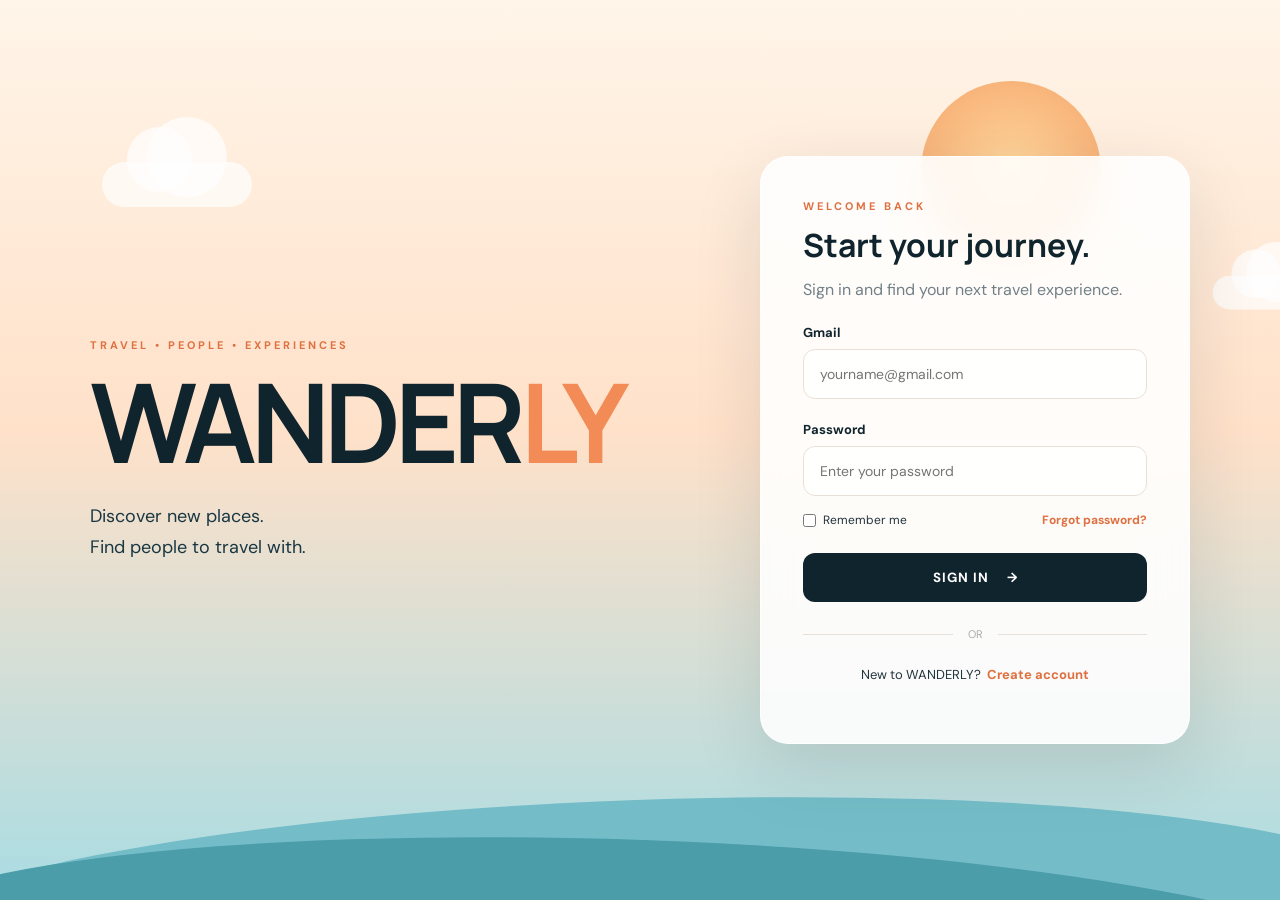
<file: index.html>
<!DOCTYPE html>
<html lang="en">
<head>
<meta charset="UTF-8">
<meta name="viewport" content="width=device-width, initial-scale=1.0">
<title>"Sexy Boy Yan | Chat Together"</title>
<link rel="stylesheet" href="style.css">
</head>
<body class="login-page">
<div class="travel-background">
  <div class="sun"></div><div class="cloud cloud-one"></div><div class="cloud cloud-two"></div>
  <div class="plane"><svg viewBox="0 0 120 60"><path d="M8 32 L65 25 L104 10 L112 13 L76 31 L112 40 L108 44 L67 36 L20 42 Z"/></svg></div>
  <div class="wave wave-one"></div><div class="wave wave-two"></div>
</div>
<main class="auth-wrapper">
<section class="brand-area">
  <p class="brand-small">TRAVEL • PEOPLE • EXPERIENCES</p>
  <h1>WANDER<span>LY</span></h1>
  <p class="brand-description">Discover new places.<br>Find people to travel with.</p>
</section>
<section class="login-card">
  <div class="card-heading"><p class="eyebrow">WELCOME BACK</p><h2>Start your journey.</h2><p>Sign in and find your next travel experience.</p></div>
  <form id="loginForm">
    <div class="input-group"><label for="loginEmail">Gmail</label><input type="email" id="loginEmail" placeholder="yourname@gmail.com" required></div>
    <div class="input-group"><label for="loginPassword">Password</label><input type="password" id="loginPassword" placeholder="Enter your password" required></div>
    <div class="login-options"><label class="remember"><input type="checkbox" id="rememberMe"><span>Remember me</span></label><a href="forgot.html">Forgot password?</a></div>
    <button type="submit" class="primary-button">SIGN IN <span>→</span></button>
  </form>
  <div class="divider"><span>OR</span></div>
  <div class="create-link"><span>New to WANDERLY?</span><a href="create.html">Create account</a></div>
  <p id="loginMessage" class="form-message"></p>
</section>
</main>
<script src="login.js"></script>
</body>
</html>
</file>
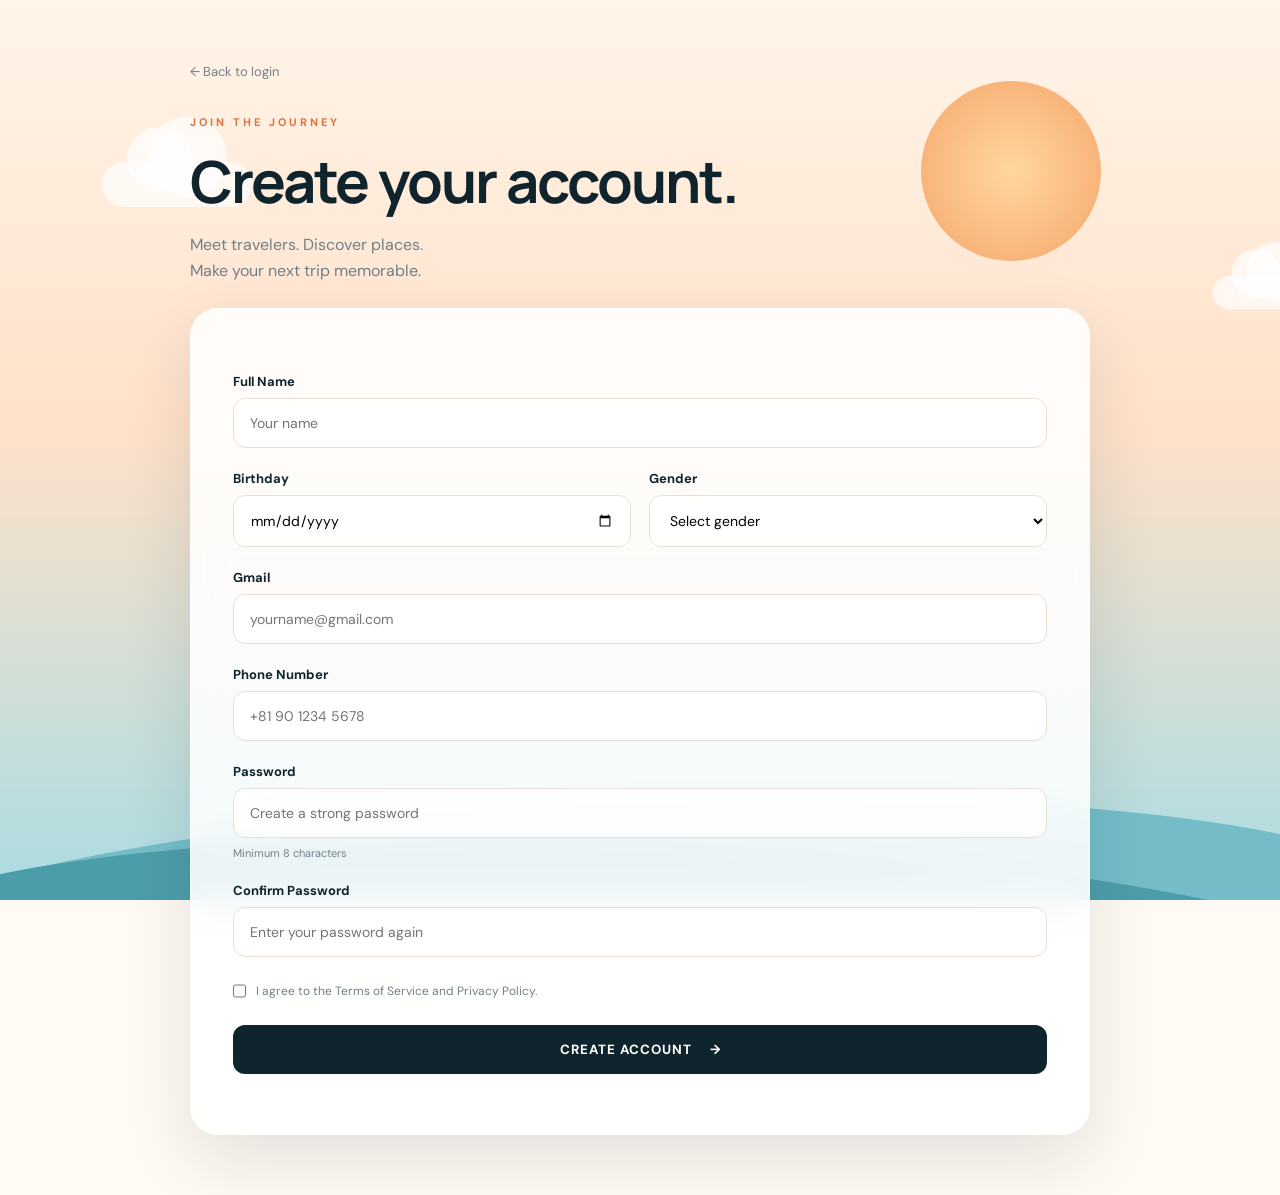
<file: create.html>
<!DOCTYPE html>
<html lang="en">

<head>
    <meta charset="UTF-8">
    <meta name="viewport" content="width=device-width, initial-scale=1.0">
    <title>WANDERLY | Create Account</title>
    <link rel="stylesheet" href="style.css">
</head>

<body class="auth-page">

    <div class="travel-background">
        <div class="sun"></div>
        <div class="cloud cloud-one"></div>
        <div class="cloud cloud-two"></div>

        <div class="plane">
            <svg viewBox="0 0 120 60">
                <path d="M8 32 L65 25 L104 10 L112 13 L76 31 L112 40 L108 44 L67 36 L20 42 Z"></path>
            </svg>
        </div>

        <div class="wave wave-one"></div>
        <div class="wave wave-two"></div>
    </div>

    <main class="form-page-wrapper">

        <section class="form-header">
            <a href="index.html" class="back-link">← Back to login</a>
            <p class="eyebrow">JOIN THE JOURNEY</p>
            <h1>Create your account.</h1>
            <p>
                Meet travelers. Discover places.<br>
                Make your next trip memorable.
            </p>
        </section>

        <section class="form-card">

            <form id="createAccountForm" action="register.php" method="POST">

                <div class="form-grid">

                    <div class="input-group full">
                        <label for="name">Full Name</label>
                        <input
                            type="text"
                            id="name"
                            name="name"
                            placeholder="Your name"
                            required
                        >
                    </div>

                    <div class="input-group">
                        <label for="birthday">Birthday</label>
                        <input
                            type="date"
                            id="birthday"
                            name="birthday"
                            required
                        >
                    </div>

                    <div class="input-group">
                        <label for="gender">Gender</label>
                        <select id="gender" name="gender" required>
                            <option value="">Select gender</option>
                            <option value="female">Female</option>
                            <option value="male">Male</option>
                            <option value="other">Other</option>
                        </select>
                    </div>

                    <div class="input-group full">
                        <label for="email">Gmail</label>
                        <input
                            type="email"
                            id="email"
                            name="email"
                            placeholder="yourname@gmail.com"
                            required
                        >
                    </div>

                    <div class="input-group full">
                        <label for="phone">Phone Number</label>
                        <input
                            type="tel"
                            id="phone"
                            name="phone"
                            placeholder="+81 90 1234 5678"
                            required
                        >
                    </div>

                    <div class="input-group full">
                        <label for="password">Password</label>
                        <input
                            type="password"
                            id="password"
                            name="password"
                            placeholder="Create a strong password"
                            minlength="8"
                            required
                        >
                        <small>Minimum 8 characters</small>
                    </div>

                    <div class="input-group full">
                        <label for="confirmPassword">Confirm Password</label>
                        <input
                            type="password"
                            id="confirmPassword"
                            name="confirmPassword"
                            placeholder="Enter your password again"
                            required
                        >
                    </div>

                </div>

                <label class="terms">
                    <input type="checkbox" id="terms" name="terms" required>
                    <span>
                        I agree to the Terms of Service and Privacy Policy.
                    </span>
                </label>

                <button type="submit" class="primary-button">
                    CREATE ACCOUNT <span>→</span>
                </button>

                <p id="createMessage" class="form-message"></p>

            </form>

        </section>

    </main>

    <script src="create-account.js"></script>

</body>
</html>
</file>
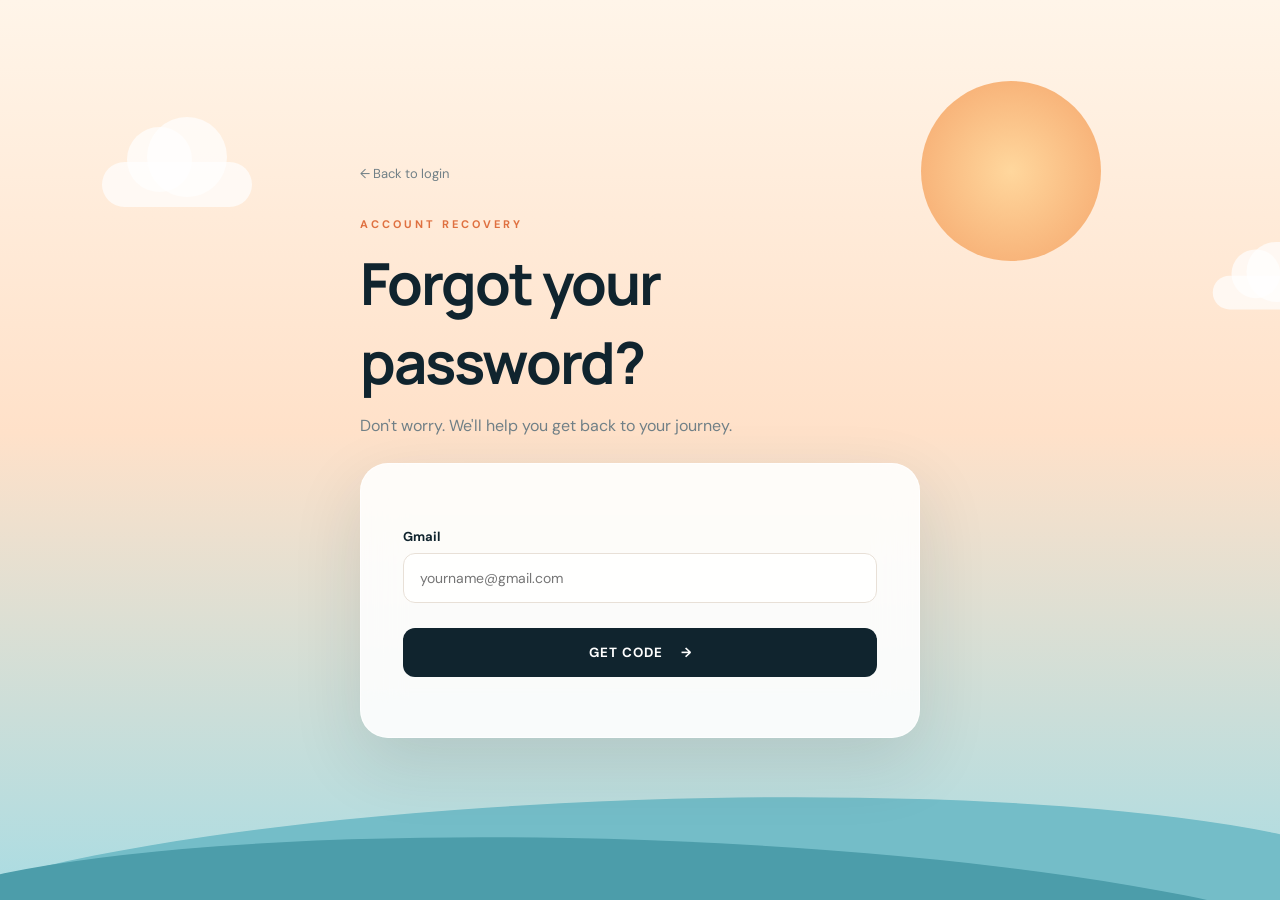
<file: forgot.html>
<!DOCTYPE html>
<html lang="en">
<head>
<meta charset="UTF-8"><meta name="viewport" content="width=device-width, initial-scale=1.0">
<title>WANDERLY | Reset Password</title><link rel="stylesheet" href="style.css">
</head>
<body class="auth-page">
<div class="travel-background"><div class="sun"></div><div class="cloud cloud-one"></div><div class="cloud cloud-two"></div>
<div class="plane"><svg viewBox="0 0 120 60"><path d="M8 32 L65 25 L104 10 L112 13 L76 31 L112 40 L108 44 L67 36 L20 42 Z"/></svg></div>
<div class="wave wave-one"></div><div class="wave wave-two"></div></div>
<main class="form-page-wrapper small-page">
<section class="form-header"><a href="index.html" class="back-link">← Back to login</a><p class="eyebrow">ACCOUNT RECOVERY</p>
<h1>Forgot your password?</h1><p>Don't worry. We'll help you get back to your journey.</p></section>
<section class="form-card"><form id="forgotPasswordForm">
<div id="emailStep"><div class="input-group"><label for="forgotEmail">Gmail</label><input type="email" id="forgotEmail" placeholder="yourname@gmail.com" required></div>
<button type="submit" class="primary-button">GET CODE <span>→</span></button></div>
<div id="codeStep" class="hidden"><div class="input-group"><label for="verificationCode">Verification Code</label><input type="text" id="verificationCode" placeholder="Enter 6-digit code" maxlength="6"></div>
<button type="button" id="verifyCodeButton" class="primary-button">VERIFY CODE <span>→</span></button></div>
<div id="passwordStep" class="hidden"><div class="input-group"><label for="newPassword">New Password</label><input type="password" id="newPassword" placeholder="New password"></div>
<div class="input-group"><label for="confirmNewPassword">Confirm Password</label><input type="password" id="confirmNewPassword" placeholder="Confirm password"></div>
<button type="button" id="resetPasswordButton" class="primary-button">RESET PASSWORD <span>→</span></button></div>
<p id="forgotMessage" class="form-message"></p>
</form></section></main>
<script src="forgot-password.js"></script>
</body></html>
</file>
<file: style.css>
@import url('https://fonts.googleapis.com/css2?family=DM+Sans:wght@400;500;600;700&family=Manrope:wght@500;600;700;800&display=swap');
:root{--dark:#10242e;--dark-soft:#193743;--orange:#f28b55;--orange-dark:#df7040;--cream:#fffaf3;--white:#fff;--text:#23343c;--muted:#718087;--border:#e8e0d7;--shadow:0 25px 70px rgba(28,45,52,.12)}
*{margin:0;padding:0;box-sizing:border-box}html{scroll-behavior:smooth}body{font-family:"DM Sans",sans-serif;color:var(--text);background:var(--cream)}a{text-decoration:none;color:inherit}
.travel-background{position:fixed;inset:0;overflow:hidden;z-index:-1;background:linear-gradient(180deg,#fff5e9 0%,#ffe1c9 48%,#a9dce3 100%)}
.sun{position:absolute;width:180px;height:180px;border-radius:50%;background:radial-gradient(circle,#ffd79d,#f5a66c);top:9%;right:14%;animation:sunFloat 6s ease-in-out infinite}
.cloud{position:absolute;width:150px;height:45px;background:rgba(255,255,255,.7);border-radius:50px}.cloud:before,.cloud:after{content:"";position:absolute;background:inherit;border-radius:50%}.cloud:before{width:65px;height:65px;left:25px;bottom:15px}.cloud:after{width:80px;height:80px;right:25px;bottom:10px}.cloud-one{top:18%;left:8%;animation:cloudMove 20s linear infinite}.cloud-two{top:30%;right:-5%;transform:scale(.75);animation:cloudMoveReverse 25s linear infinite}
.plane{position:absolute;top:22%;left:-150px;width:100px;opacity:.25;animation:planeFly 18s linear infinite}.plane svg{width:100%;fill:#fff}.wave{position:absolute;left:-10%;width:120%;height:250px;border-radius:50% 50% 0 0}.wave-one{bottom:-150px;background:#74bdc8;transform:rotate(-2deg)}.wave-two{bottom:-190px;background:#4c9daa;transform:rotate(2deg)}
@keyframes sunFloat{0%,100%{transform:translateY(0)}50%{transform:translateY(-12px)}}@keyframes cloudMove{from{transform:translateX(-30px)}to{transform:translateX(100px)}}@keyframes cloudMoveReverse{from{transform:translateX(30px)}to{transform:translateX(-120px)}}@keyframes planeFly{0%{left:-150px;transform:translateY(20px) rotate(-3deg)}50%{transform:translateY(-20px) rotate(2deg)}100%{left:110%;transform:translateY(10px) rotate(-2deg)}}@keyframes fadeUp{from{opacity:0;transform:translateY(25px)}to{opacity:1;transform:translateY(0)}}
.login-page,.auth-page{min-height:100vh;display:flex;align-items:center;justify-content:center}.auth-wrapper{width:min(1100px,92%);display:grid;grid-template-columns:1fr 430px;gap:80px;align-items:center}.brand-area{animation:fadeUp .8s ease}.brand-small,.eyebrow{font-size:11px;letter-spacing:3px;font-weight:700;color:var(--orange-dark)}.brand-area h1{margin-top:20px;font-family:Manrope,sans-serif;font-size:clamp(60px,9vw,110px);line-height:.9;letter-spacing:-6px;color:var(--dark)}.brand-area h1 span,.logo span{color:var(--orange)}.brand-description{margin-top:30px;color:var(--dark-soft);font-size:18px;line-height:1.7}
.login-card,.form-card{background:rgba(255,255,255,.88);backdrop-filter:blur(20px);border:1px solid rgba(255,255,255,.7);border-radius:28px;padding:42px;box-shadow:var(--shadow);animation:fadeUp .8s ease .15s both}.card-heading h2{margin-top:10px;font-family:Manrope,sans-serif;font-size:32px;color:var(--dark)}.card-heading p:last-child{margin-top:10px;color:var(--muted);line-height:1.6}
.input-group{display:flex;flex-direction:column;gap:8px;margin-top:22px}.input-group label{font-size:13px;font-weight:700;color:var(--dark)}.input-group input,.input-group select{width:100%;border:1px solid var(--border);background:rgba(255,255,255,.8);padding:15px 16px;border-radius:12px;outline:none;font-family:inherit;font-size:14px;transition:.25s}.input-group input:focus,.input-group select:focus{border-color:var(--orange);box-shadow:0 0 0 4px rgba(242,139,85,.1)}.login-options{margin-top:16px;display:flex;justify-content:space-between;align-items:center;font-size:12px}.login-options a{color:var(--orange-dark);font-weight:700}.remember{display:flex;gap:7px;align-items:center}.primary-button{width:100%;margin-top:25px;border:none;padding:16px 20px;border-radius:12px;background:var(--dark);color:#fff;font-family:inherit;font-weight:700;letter-spacing:1px;cursor:pointer;display:flex;align-items:center;justify-content:center;gap:18px;transition:.3s}.primary-button:hover{background:var(--orange-dark);transform:translateY(-2px)}.divider{display:flex;align-items:center;gap:15px;margin:25px 0;color:#aaa;font-size:11px}.divider:before,.divider:after{content:"";flex:1;height:1px;background:var(--border)}.create-link{display:flex;justify-content:center;gap:6px;font-size:13px}.create-link a{color:var(--orange-dark);font-weight:700}
.form-page-wrapper{width:min(900px,92%);margin:60px auto}.form-page-wrapper.small-page{width:min(560px,92%)}.form-header{margin-bottom:25px}.back-link{display:inline-block;margin-bottom:35px;font-size:13px;color:var(--muted)}.form-header h1{font-family:Manrope,sans-serif;font-size:clamp(38px,5vw,58px);letter-spacing:-2px;margin-top:12px;color:var(--dark)}.form-header p:last-child{margin-top:12px;color:var(--muted);line-height:1.6}.form-grid{display:grid;grid-template-columns:1fr 1fr;gap:0 18px}.input-group.full{grid-column:1/-1}.input-group small{color:var(--muted);font-size:11px}.terms{margin-top:25px;display:flex;gap:10px;font-size:12px;color:var(--muted);line-height:1.5}.hidden{display:none!important}.form-message{margin-top:18px;text-align:center;font-size:13px}
.main-header{height:80px;padding:0 6%;display:flex;align-items:center;justify-content:space-between;background:rgba(255,255,255,.82);backdrop-filter:blur(15px);border-bottom:1px solid var(--border);position:sticky;top:0;z-index:20}.logo{font-family:Manrope,sans-serif;font-size:24px;font-weight:800;letter-spacing:-1px}.main-header nav{display:flex;gap:35px;font-size:13px;font-weight:600}.main-header nav a{color:var(--muted)}.main-header nav a:hover{color:var(--orange-dark)}.logout-button{border:1px solid var(--border);background:#fff;padding:9px 15px;border-radius:9px;cursor:pointer}
.hero-section{padding:110px 6% 80px;background:linear-gradient(135deg,#fff6ea,#ffe6d2)}.hero-content{max-width:800px;animation:fadeUp .7s ease}.hero-content h1{margin-top:18px;font-family:Manrope,sans-serif;font-size:clamp(48px,7vw,88px);line-height:.98;letter-spacing:-4px;color:var(--dark)}.hero-content h1 span{color:var(--orange-dark)}.hero-content>p:last-child{margin-top:25px;color:var(--muted);max-width:500px;line-height:1.7}.search-panel{margin-top:50px;padding:14px;background:#fff;border-radius:18px;box-shadow:var(--shadow);display:grid;grid-template-columns:1fr 1fr 160px;gap:10px;max-width:900px}.search-field{padding:8px 15px;border-right:1px solid var(--border)}.search-field label{display:block;font-size:9px;letter-spacing:2px;font-weight:800;color:var(--muted)}.search-field input{border:none;outline:none;width:100%;margin-top:7px;font-family:inherit;font-size:14px}.search-panel .primary-button{margin:0}
.section-container{padding:90px 6%;max-width:1500px;margin:auto}.section-title{display:flex;justify-content:space-between;align-items:end;gap:30px;margin-bottom:35px}.section-title h2{font-family:Manrope,sans-serif;font-size:38px;margin-top:8px;color:var(--dark)}.filter-buttons{display:flex;gap:8px}.filter{border:1px solid var(--border);background:#fff;padding:9px 15px;border-radius:30px;cursor:pointer}.filter.active{background:var(--dark);color:#fff}
.travel-grid,.traveler-grid{display:grid;grid-template-columns:repeat(3,1fr);gap:20px}.travel-card,.traveler-card{background:#fff;border:1px solid var(--border);border-radius:20px;overflow:hidden;transition:.3s}.travel-card:hover,.traveler-card:hover{transform:translateY(-6px);box-shadow:var(--shadow)}.card-image{height:210px;background:linear-gradient(135deg,#f5c4a3,#9fd0d5)}.card-content{padding:22px}.card-tag{display:inline-block;font-size:10px;letter-spacing:1px;padding:6px 9px;border-radius:20px;background:#fdf0e8;color:var(--orange-dark);font-weight:700}.card-content h3,.traveler-card h3{margin-top:12px;font-family:Manrope,sans-serif;font-size:21px;color:var(--dark)}.card-content p,.traveler-card p{margin-top:8px;color:var(--muted);font-size:13px;line-height:1.6}
.traveler-card{padding:22px;display:flex;gap:18px}.traveler-avatar{width:60px;height:60px;min-width:60px;border-radius:50%;background:linear-gradient(135deg,#f5c4a3,#9fd0d5)}
.map-section{padding:90px 6%;background:#edf7f7}.map-heading{max-width:600px;margin-bottom:30px}.map-heading h2{margin-top:10px;font-family:Manrope,sans-serif;font-size:40px;color:var(--dark)}.map-heading p:last-child{margin-top:10px;color:var(--muted)}#mapContainer{width:100%;height:550px;border-radius:25px;overflow:hidden;box-shadow:var(--shadow)}
@media(max-width:900px){.auth-wrapper{grid-template-columns:1fr;gap:35px}.brand-area{text-align:center}.brand-area h1{font-size:70px}.login-card,.form-card{padding:30px}.travel-grid,.traveler-grid{grid-template-columns:1fr 1fr}.search-panel{grid-template-columns:1fr}.search-field{border-right:0;border-bottom:1px solid var(--border);padding-bottom:15px}.main-header nav{display:none}}
@media(max-width:600px){.form-grid{grid-template-columns:1fr}.input-group.full{grid-column:auto}.travel-grid,.traveler-grid{grid-template-columns:1fr}.section-title{align-items:flex-start;flex-direction:column}.hero-section{padding-top:70px}.hero-content h1{letter-spacing:-2px}.main-header{padding:0 5%}.logout-button{font-size:11px}}
</file>
